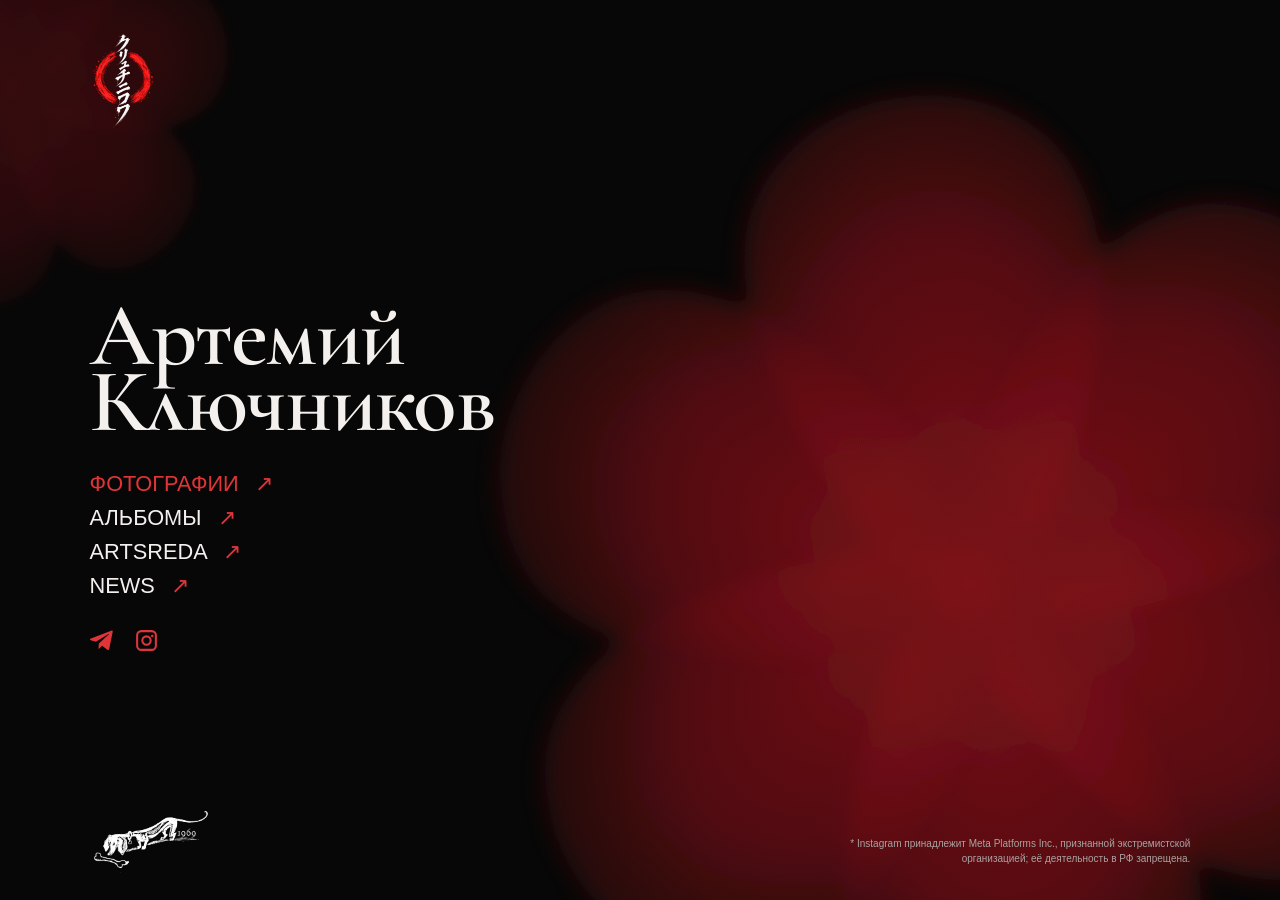
<file: index.html>
<!doctype html>
<html lang="ru"><head><meta charset="utf-8"><meta name="viewport" content="width=device-width,initial-scale=1"><meta name="theme-color" content="#080707"><title>Fütter mein Ego!</title><link rel="icon" href="./favicon.ico?v=34" sizes="any"><link rel="icon" type="image/png" href="./favicon.png?v=34"><meta property="og:title" content="Fütter mein Ego!"><meta property="og:type" content="website"><meta property="og:url" content="https://artemiy-k.ru/"><link rel="preconnect" href="https://fonts.googleapis.com"><link rel="preconnect" href="https://fonts.gstatic.com" crossorigin><link href="https://fonts.googleapis.com/css2?family=Cormorant+Garamond:wght@600&display=swap" rel="stylesheet"><link rel="stylesheet" href="./style.css?v=35"><!-- Yandex.Metrika counter -->
<script type="text/javascript">
    (function(m,e,t,r,i,k,a){
        m[i]=m[i]||function(){(m[i].a=m[i].a||[]).push(arguments)};
        m[i].l=1*new Date();
        for (var j = 0; j < document.scripts.length; j++) {if (document.scripts[j].src === r) { return; }}
        k=e.createElement(t),a=e.getElementsByTagName(t)[0],k.async=1,k.src=r,a.parentNode.insertBefore(k,a)
    })(window, document,'script','https://mc.yandex.ru/metrika/tag.js?id=112881029', 'ym');

    ym(112881029, 'init', {ssr:true, webvisor:true, clickmap:true, ecommerce:"dataLayer", referrer: document.referrer, url: location.href, accurateTrackBounce:true, trackLinks:true});
</script>
<!-- Google tag (gtag.js) -->
<script async src="https://www.googletagmanager.com/gtag/js?id=G-MB0QJTR7G0"></script>
<script>
  window.dataLayer = window.dataLayer || [];
  function gtag(){dataLayer.push(arguments);}
  gtag('js', new Date());
  gtag('config', 'G-MB0QJTR7G0');
</script>
<!-- /Google tag -->
</head>
<body><noscript><div><img src="https://mc.yandex.ru/watch/112881029" style="position:absolute; left:-9999px;" alt="" /></div></noscript>
<!-- /Yandex.Metrika counter --><main>
<div class="flower flower--right" aria-hidden="true"></div>
<div class="flower flower--left" aria-hidden="true"></div>
<section class="hero" aria-label="Главная страница">
 <div class="hero-inner">
  <header class="masthead"><img class="seal" src="./assets/enso-original.png" alt="Авторский знак с красным энсо"></header>
  <div class="identity"><h1>Артемий<br>Ключников</h1>
   <nav aria-label="Работы и проекты"><a href="https://artemiy.wfolio.pro/" target="_blank" rel="noopener noreferrer">ФОТОГРАФИИ <span aria-hidden="true">↗</span></a><a href="./books/index.html">АЛЬБОМЫ <span aria-hidden="true">↗</span></a><a href="./artsreda/index.html">ARTSREDA <span aria-hidden="true">↗</span></a><a href="./news/index.html">NEWS <span aria-hidden="true">↗</span></a></nav>
   <div class="socials"><a href="https://t.me/artemiyjk" target="_blank" rel="noopener noreferrer" aria-label="Telegram"><svg viewBox="0 0 24 24" aria-hidden="true"><path d="M21.8 3.5 18.5 20c-.2 1.1-.9 1.4-1.8.9l-5.1-3.8-2.5 2.4c-.3.3-.5.5-1 .5l.4-5.2 9.4-8.5c.4-.4-.1-.6-.6-.3L5.7 13.3l-5-1.6c-1.1-.3-1.1-1.1.2-1.6L20.3 2.6c.9-.3 1.7.2 1.5.9Z"/></svg></a><a href="https://www.instagram.com/artemiyjk/" target="_blank" rel="noopener noreferrer" aria-label="Instagram"><svg viewBox="0 0 24 24" aria-hidden="true"><path d="M7 2h10a5 5 0 0 1 5 5v10a5 5 0 0 1-5 5H7a5 5 0 0 1-5-5V7a5 5 0 0 1 5-5Zm0 2a3 3 0 0 0-3 3v10a3 3 0 0 0 3 3h10a3 3 0 0 0 3-3V7a3 3 0 0 0-3-3H7Zm5 3a5 5 0 1 1 0 10 5 5 0 0 1 0-10Zm0 2a3 3 0 1 0 0 6 3 3 0 0 0 0-6Zm5.5-2.6a1.2 1.2 0 1 1 0 2.4 1.2 1.2 0 0 1 0-2.4Z"/></svg></a></div>
  </div>
 </div>
</section>
<footer class="colophon"><div class="colophon-inner"><img class="dachshund" src="./assets/dachshund-white-1969.png" alt="Авторский рисунок таксы с годом 1969"><p class="legal">* Instagram принадлежит Meta Platforms Inc., признанной экстремистской организацией; её деятельность в РФ запрещена.</p></div></footer>
</main></body></html>
</file>
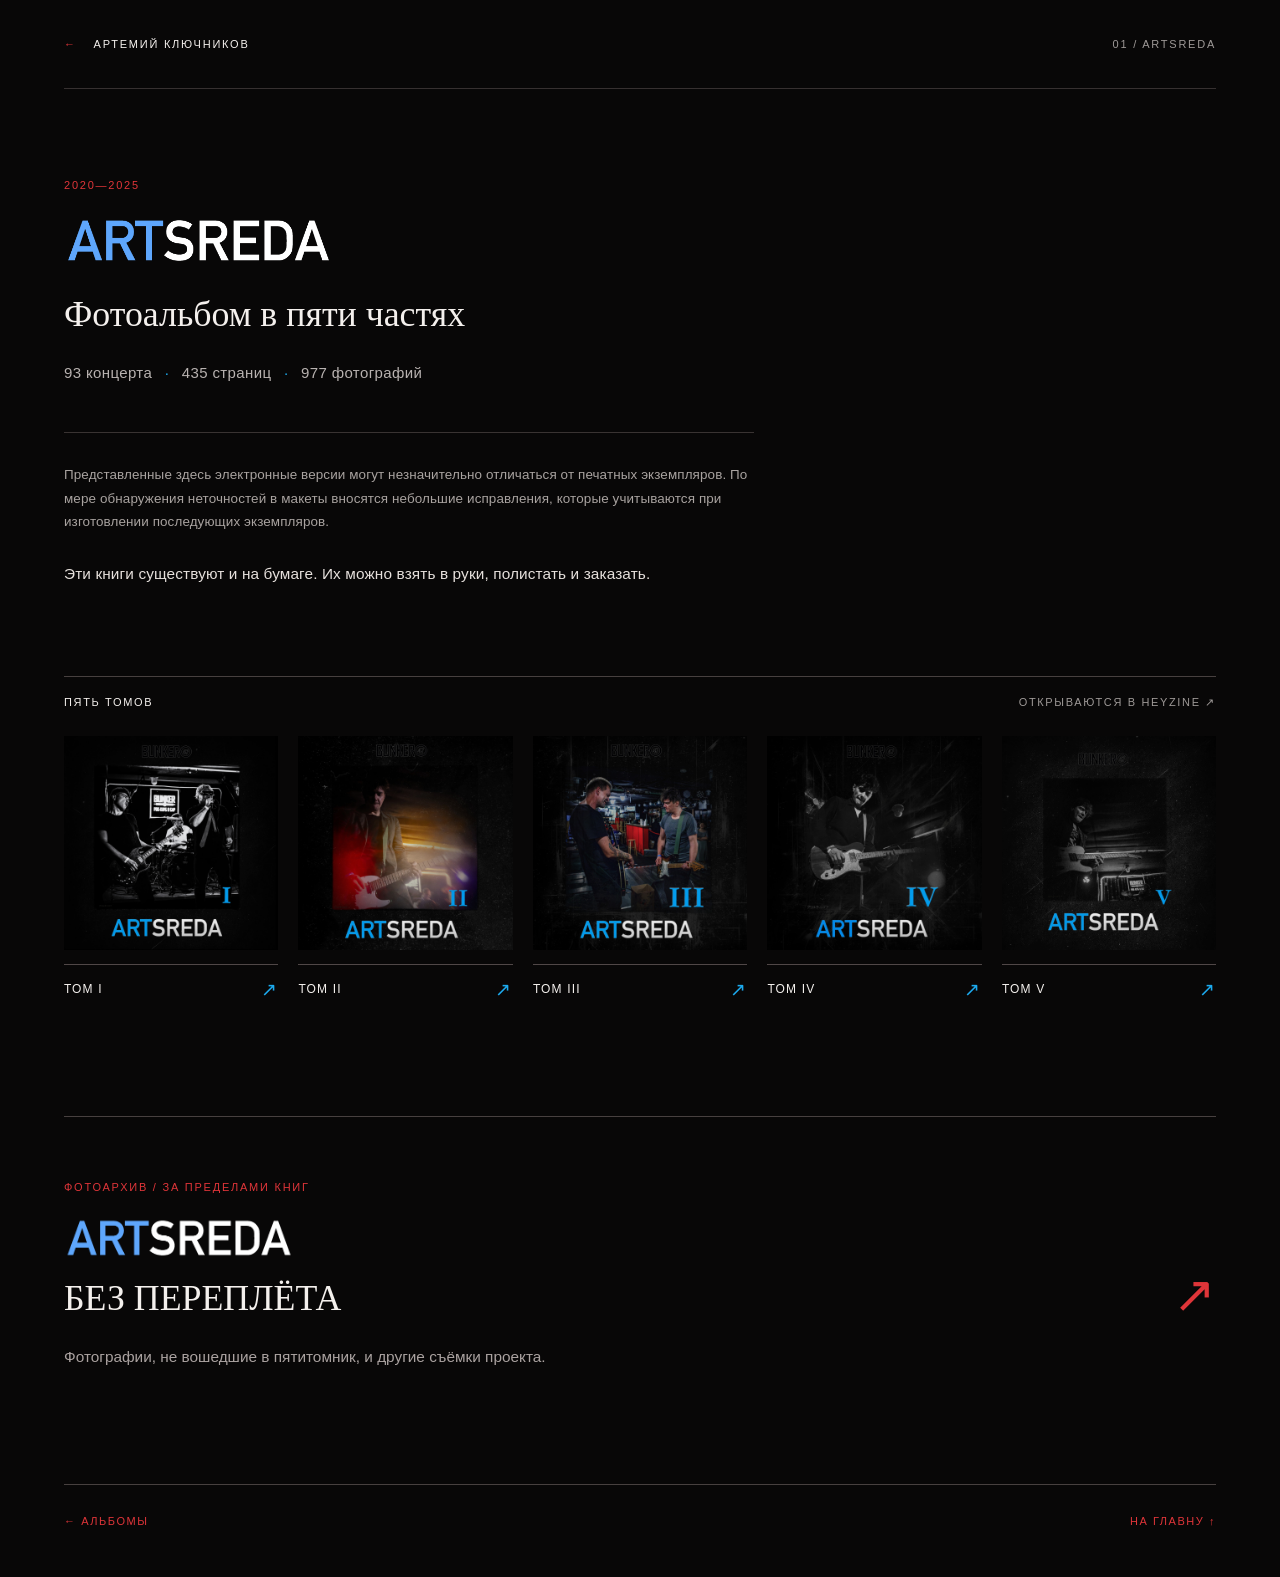
<file: artsreda/index.html>
<!doctype html>
<html lang="ru"><head><meta charset="utf-8"><meta name="viewport" content="width=device-width,initial-scale=1"><meta name="theme-color" content="#080707"><title>Fütter mein Ego!</title><link rel="icon" href="../favicon.ico?v=34" sizes="any"><link rel="icon" type="image/png" href="../favicon.png?v=34"><meta property="og:title" content="Fütter mein Ego!"><link rel="stylesheet" href="./artsreda.css?v=31"><!-- Yandex.Metrika counter -->
<script type="text/javascript">
    (function(m,e,t,r,i,k,a){
        m[i]=m[i]||function(){(m[i].a=m[i].a||[]).push(arguments)};
        m[i].l=1*new Date();
        for (var j = 0; j < document.scripts.length; j++) {if (document.scripts[j].src === r) { return; }}
        k=e.createElement(t),a=e.getElementsByTagName(t)[0],k.async=1,k.src=r,a.parentNode.insertBefore(k,a)
    })(window, document,'script','https://mc.yandex.ru/metrika/tag.js?id=112881029', 'ym');

    ym(112881029, 'init', {ssr:true, webvisor:true, clickmap:true, ecommerce:"dataLayer", referrer: document.referrer, url: location.href, accurateTrackBounce:true, trackLinks:true});
</script>
<!-- Google tag (gtag.js) -->
<script async src="https://www.googletagmanager.com/gtag/js?id=G-MB0QJTR7G0"></script>
<script>
  window.dataLayer = window.dataLayer || [];
  function gtag(){dataLayer.push(arguments);}
  gtag('js', new Date());
  gtag('config', 'G-MB0QJTR7G0');
</script>
<!-- /Google tag -->
</head><body><noscript><div><img src="https://mc.yandex.ru/watch/112881029" style="position:absolute; left:-9999px;" alt="" /></div></noscript>
<!-- /Yandex.Metrika counter -->
<main class="page"><header class="top"><a class="back" href="../index.html" aria-label="Вернуться на главную">← <span>АРТЕМИЙ КЛЮЧНИКОВ</span></a><span class="top-index">01 / ARTSREDA</span></header>
<section class="intro"><p class="eyebrow">2020—2025</p><h1 class="brand-heading"><img src="./artsreda-logo-blue-white.png" alt="ARTSREDA" width="522" height="95"></h1><p class="subtitle">Фотоальбом в пяти частях</p><p class="stats">93 концерта <span>·</span> 435 страниц <span>·</span> 977 фотографий</p>
<div class="edition-note"><p>Представленные здесь электронные версии могут незначительно отличаться от печатных экземпляров. По мере обнаружения неточностей в макеты вносятся небольшие исправления, которые учитываются при изготовлении последующих экземпляров.</p><p class="paper-books">Эти книги существуют и на бумаге. Их можно взять в руки, полистать и заказать.</p></div></section>
<section class="collection" aria-label="Пять томов ARTSREDA"><div class="section-line"><h2>ПЯТЬ ТОМОВ</h2><span>ОТКРЫВАЮТСЯ В HEYZINE ↗</span></div><div class="volumes"><a class="volume" href="https://heyzine.com/flip-book/169d9fcb6c.html" target="_blank" rel="noopener noreferrer" aria-label="Открыть ARTSREDA, том I в Heyzine"><img src="./covers/artsreda-1.jpg" alt="Обложка ARTSREDA, том I" loading="eager" width="1243" height="1243"><span class="volume-caption">ТОМ I<span aria-hidden="true">↗</span></span></a>
<a class="volume" href="https://heyzine.com/flip-book/db72b7f7d9.html" target="_blank" rel="noopener noreferrer" aria-label="Открыть ARTSREDA, том II в Heyzine"><img src="./covers/artsreda-2.jpg" alt="Обложка ARTSREDA, том II" loading="eager" width="1243" height="1243"><span class="volume-caption">ТОМ II<span aria-hidden="true">↗</span></span></a>
<a class="volume" href="https://heyzine.com/flip-book/9c1763a360.html" target="_blank" rel="noopener noreferrer" aria-label="Открыть ARTSREDA, том III в Heyzine"><img src="./covers/artsreda-3.jpg" alt="Обложка ARTSREDA, том III" loading="lazy" width="1243" height="1243"><span class="volume-caption">ТОМ III<span aria-hidden="true">↗</span></span></a>
<a class="volume" href="https://heyzine.com/flip-book/07b2b92e30.html" target="_blank" rel="noopener noreferrer" aria-label="Открыть ARTSREDA, том IV в Heyzine"><img src="./covers/artsreda-4.jpg" alt="Обложка ARTSREDA, том IV" loading="lazy" width="1243" height="1243"><span class="volume-caption">ТОМ IV<span aria-hidden="true">↗</span></span></a>
<a class="volume" href="https://heyzine.com/flip-book/7f0827b06a.html" target="_blank" rel="noopener noreferrer" aria-label="Открыть ARTSREDA, том V в Heyzine"><img src="./covers/artsreda-5.jpg" alt="Обложка ARTSREDA, том V" loading="lazy" width="1243" height="1243"><span class="volume-caption">ТОМ V<span aria-hidden="true">↗</span></span></a></div></section>
<section class="unbound"><p class="eyebrow">ФОТОАРХИВ / ЗА ПРЕДЕЛАМИ КНИГ</p><a class="unbound-link" href="https://artemiy.wfolio.pro/artsreda" target="_blank" rel="noopener noreferrer"><span class="unbound-title"><img class="unbound-logo" src="./artsreda-logo-blue-white.png" alt="ARTSREDA" width="522" height="95"><span class="unbound-words">БЕЗ ПЕРЕПЛЁТА</span></span><span class="arrow" aria-hidden="true">↗</span></a><p class="unbound-description">Фотографии, не вошедшие в пятитомник, и другие съёмки проекта.</p></section>
<footer class="bottom"><a href="../books/index.html">← АЛЬБОМЫ</a><a href="../index.html">НА ГЛАВНУ ↑</a></footer></main></body></html>
</file>
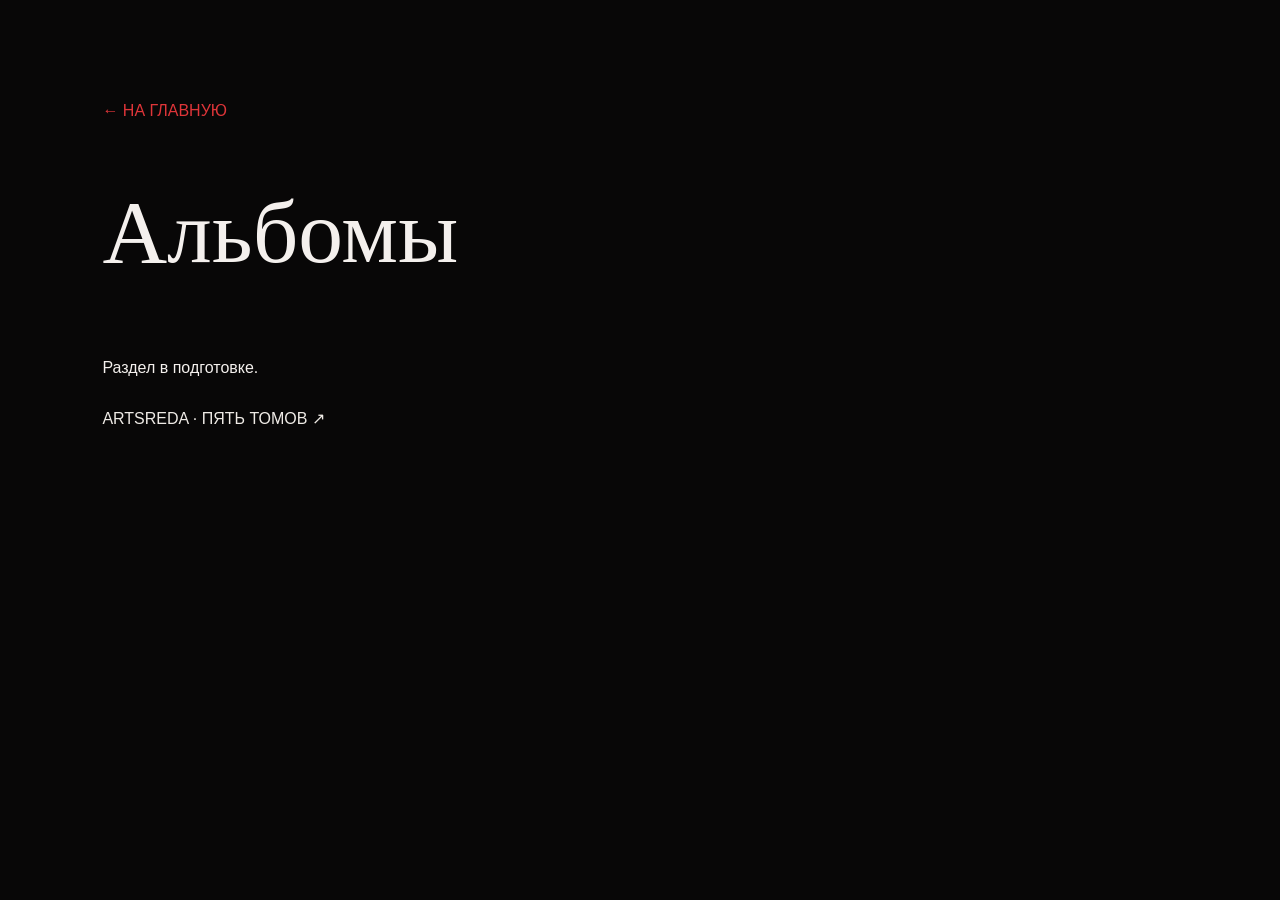
<file: books/index.html>
<!doctype html><html lang="ru"><meta charset="utf-8"><meta name="viewport" content="width=device-width,initial-scale=1"><title>Fütter mein Ego!</title><link rel="icon" href="../favicon.ico?v=34" sizes="any"><link rel="icon" type="image/png" href="../favicon.png?v=34"><meta property="og:title" content="Fütter mein Ego!"><link rel="stylesheet" href="../style.css?v=31">
<!-- Google tag (gtag.js) -->
<script async src="https://www.googletagmanager.com/gtag/js?id=G-MB0QJTR7G0"></script>
<script>
  window.dataLayer = window.dataLayer || [];
  function gtag(){dataLayer.push(arguments);}
  gtag('js', new Date());
  gtag('config', 'G-MB0QJTR7G0');
</script>
<!-- /Google tag --><!-- Yandex.Metrika counter -->
<script type="text/javascript">
    (function(m,e,t,r,i,k,a){
        m[i]=m[i]||function(){(m[i].a=m[i].a||[]).push(arguments)};
        m[i].l=1*new Date();
        for (var j = 0; j < document.scripts.length; j++) {if (document.scripts[j].src === r) { return; }}
        k=e.createElement(t),a=e.getElementsByTagName(t)[0],k.async=1,k.src=r,a.parentNode.insertBefore(k,a)
    })(window, document,'script','https://mc.yandex.ru/metrika/tag.js?id=112881029', 'ym');

    ym(112881029, 'init', {ssr:true, webvisor:true, clickmap:true, ecommerce:"dataLayer", referrer: document.referrer, url: location.href, accurateTrackBounce:true, trackLinks:true});
</script>
<noscript><div><img src="https://mc.yandex.ru/watch/112881029" style="position:absolute; left:-9999px;" alt="" /></div></noscript>
<!-- /Yandex.Metrika counter --><main class="books-page" style="padding:8vw"><a class="books-back" href="../index.html">← НА ГЛАВНУЮ</a><h1 style="font:normal clamp(42px,7vw,90px) Georgia,serif">Альбомы</h1><p>Раздел в подготовке.</p><p><a class="books-artsreda" href="../artsreda/index.html">ARTSREDA · ПЯТЬ ТОМОВ ↗</a></p></main></html>
</file>
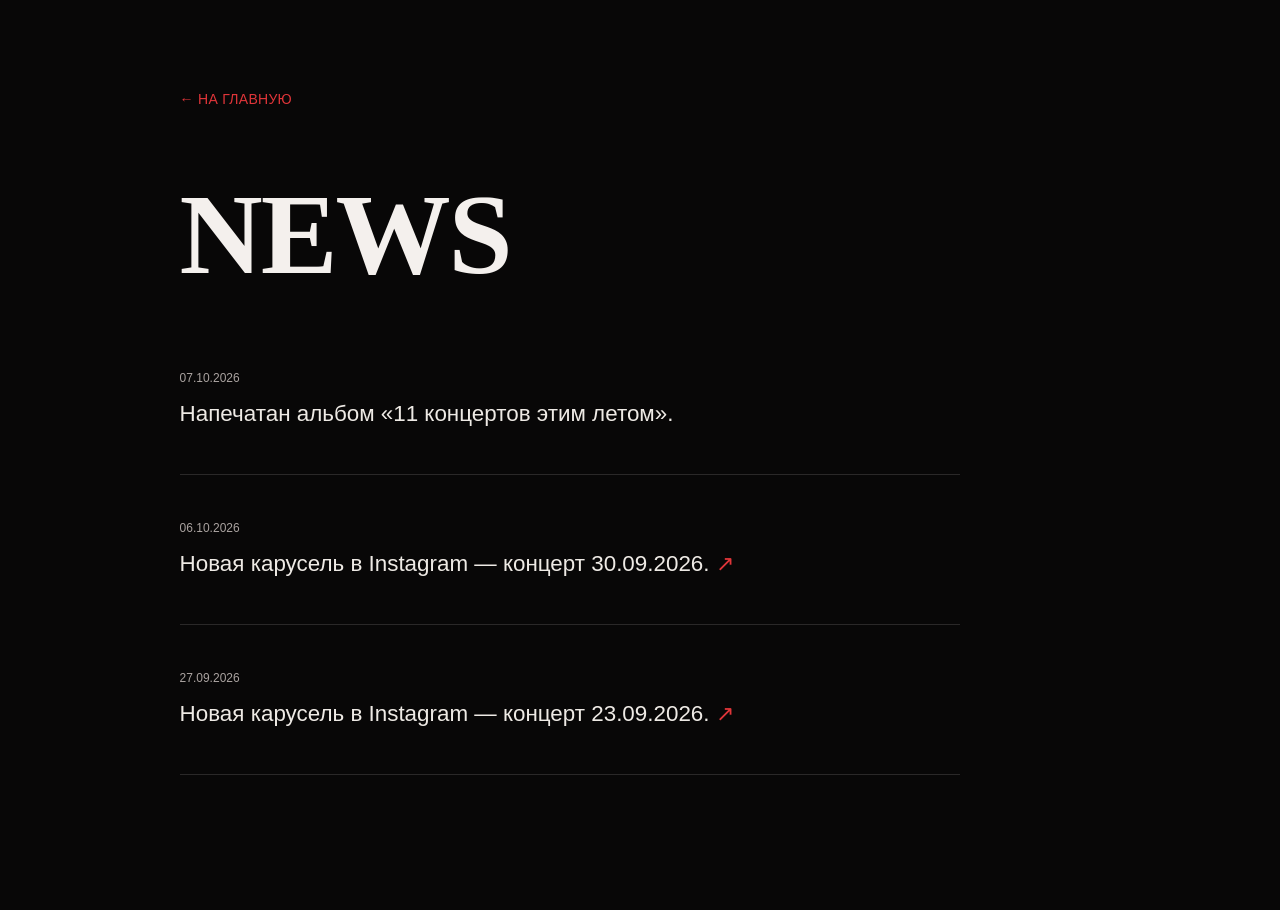
<file: news/index.html>
<!doctype html>
<html lang="ru">
<head>
<meta charset="utf-8">
<meta name="viewport" content="width=device-width,initial-scale=1">
<meta name="theme-color" content="#080707">
<title>Fütter mein Ego!</title>
<link rel="icon" href="../favicon.ico?v=34" sizes="any">
<link rel="icon" type="image/png" href="../favicon.png?v=34">
<meta property="og:title" content="Fütter mein Ego!">
<link rel="stylesheet" href="../style.css?v=36">
<!-- Yandex.Metrika counter -->
<script type="text/javascript">
(function(m,e,t,r,i,k,a){m[i]=m[i]||function(){(m[i].a=m[i].a||[]).push(arguments)};m[i].l=1*new Date();for(var j=0;j<document.scripts.length;j++){if(document.scripts[j].src===r){return;}}k=e.createElement(t),a=e.getElementsByTagName(t)[0],k.async=1,k.src=r,a.parentNode.insertBefore(k,a)})(window,document,'script','https://mc.yandex.ru/metrika/tag.js?id=112881029','ym');
ym(112881029,'init',{ssr:true,webvisor:true,clickmap:true,ecommerce:"dataLayer",referrer:document.referrer,url:location.href,accurateTrackBounce:true,trackLinks:true});
</script>
<!-- Google tag (gtag.js) -->
<script async src="https://www.googletagmanager.com/gtag/js?id=G-MB0QJTR7G0"></script>
<script>window.dataLayer=window.dataLayer||[];function gtag(){dataLayer.push(arguments)}gtag('js',new Date());gtag('config','G-MB0QJTR7G0');</script>
</head>
<body>
<noscript><div><img src="https://mc.yandex.ru/watch/112881029" style="position:absolute;left:-9999px" alt=""></div></noscript>
<main class="news-page">
  <div class="news-wrap">
    <a class="news-back" href="../index.html">← НА ГЛАВНУЮ</a>
    <h1>NEWS</h1>
    <div id="news-list" class="news-list" aria-live="polite"></div>
  </div>
</main>
<script>
fetch('./news.json',{cache:'no-store'})
  .then(r=>{if(!r.ok)throw new Error('news.json');return r.json()})
  .then(items=>{
    const list=document.getElementById('news-list');
    if(!items.length){list.innerHTML='<p class="news-empty">Здесь будут появляться новые съёмки, альбомы и обновления сайта.</p>';return;}
    items.forEach(item=>{
      const article=document.createElement('article'); article.className='news-item';
      const date=document.createElement('time'); date.className='news-date'; date.textContent=item.date;
      article.appendChild(date);
      const text=document.createElement(item.url?'a':'div'); text.className='news-text'; text.textContent=item.text;
      if(item.url){text.href=item.url; if(/^https?:/.test(item.url)){text.target='_blank';text.rel='noopener noreferrer';} const arrow=document.createElement('span');arrow.setAttribute('aria-hidden','true');arrow.textContent=' ↗';text.appendChild(arrow);}
      article.appendChild(text); list.appendChild(article);
    });
  })
  .catch(()=>{document.getElementById('news-list').innerHTML='<p class="news-empty">Новости временно недоступны.</p>'});
</script>
</body>
</html>
</file>
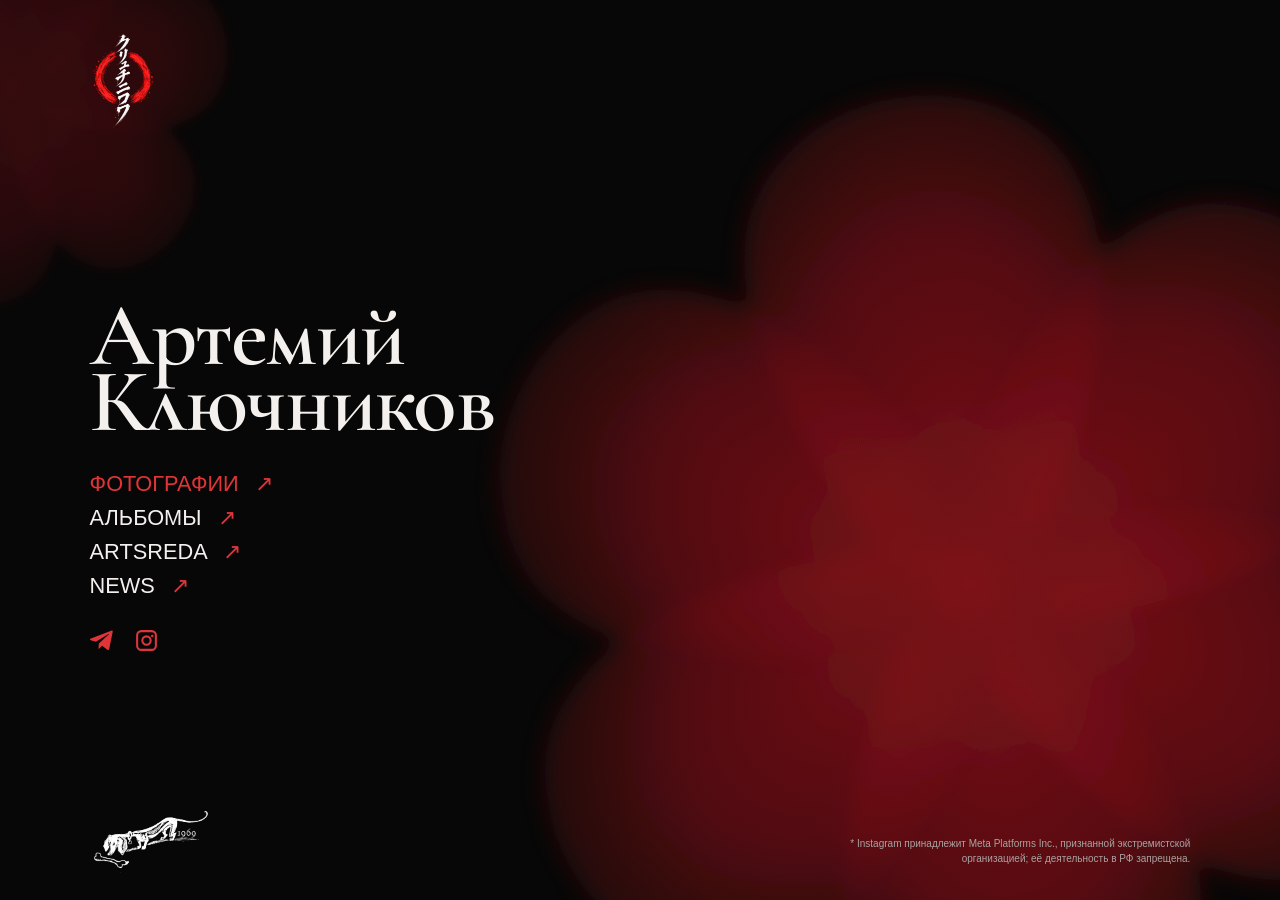
<file: q/index.html>
<!doctype html><html lang="ru"><meta charset="utf-8"><meta name="robots" content="noindex"><meta http-equiv="refresh" content="0;url=../index.html"><title>Fütter mein Ego!</title><link rel="icon" href="../favicon.ico?v=34" sizes="any"><link rel="icon" type="image/png" href="../favicon.png?v=34"><meta property="og:title" content="Fütter mein Ego!"><p><a href="../index.html">Перейти на главную</a></p></html>
</file>
<file: style.css>
/* Cormorant Garamond SemiBold is loaded from Google Fonts in index.html. */
:root{color-scheme:dark;--bg:#080707;--ink:#f4f0ed;--accent:#df3539}*{box-sizing:border-box}html{background:var(--bg);scroll-behavior:smooth}body{margin:0;background:var(--bg);color:var(--ink);font-family:Arial,Helvetica,sans-serif}a{color:inherit}
/* Оба цветка находятся в MAIN, а не в HERO: прокрутка не обрезает рисунок на стыке экранов. */
main{position:relative;isolation:isolate;overflow:hidden;background:#080707}
.flower{position:absolute;z-index:-1;pointer-events:none;aspect-ratio:1;background:url("./assets/petal-flower.svg") center/contain no-repeat}
/* Основной цветок: немного меньше, чем в v14, ближе к текстовому блоку. */
.flower--right{left:76%;top:77svh;width:max(108vw,130svh);transform:translate(-50%,-50%) rotate(-9deg);opacity:.82}
/* Второй, более тихий цветок: компенсирует верхнюю левую пустоту, не споря с именем. */
.flower--left{left:1%;top:10svh;width:max(48vw,66svh);transform:translate(-50%,-50%) rotate(14deg);opacity:.68}
main::after{content:"";position:absolute;z-index:-1;inset:0;pointer-events:none;background:linear-gradient(90deg,rgba(8,7,7,.56) 0%,rgba(8,7,7,.38) 28%,rgba(8,7,7,.10) 55%,rgba(8,7,7,.02) 100%)}
.hero{position:relative;min-height:100svh;background:transparent}
.hero-inner{width:min(100%,1320px);min-height:100svh;margin:auto;padding:clamp(38px,7vh,85px) clamp(30px,7vw,115px) clamp(60px,8vh,100px);display:flex;flex-direction:column}
.masthead{flex:0 0 auto}.seal{display:block;width:clamp(52px,5.2vw,76px);height:auto;mix-blend-mode:screen}
.identity{margin-top:auto;margin-bottom:auto;padding-top:clamp(55px,9vh,110px);width:max-content;max-width:100%}.identity h1{font-family:'Cormorant Garamond',Georgia,serif;font-size:clamp(61px,7vw,108px);line-height:.94;letter-spacing:-.018em;font-weight:600;margin:0 0 clamp(100px,13vh,145px)}
.identity nav{display:flex;flex-direction:column;align-items:flex-start;gap:10px}.identity nav a{text-decoration:none;font-size:clamp(16px,1.7vw,23px);line-height:1.1;transition:color .2s}.identity nav a:first-child{color:var(--accent)}.identity nav a span{color:var(--accent);padding-left:.48em}.identity nav a:hover,.identity nav a:focus-visible{color:#f4f0ed}.socials{display:flex;gap:19px;margin-top:30px}.socials a{display:inline-flex;color:var(--accent);width:25px;height:25px}.socials svg{width:100%;height:100%;fill:currentColor}.socials a:hover{color:#f4f0ed}
.colophon{background:transparent;min-height:65svh;display:flex;align-items:flex-end}.colophon-inner{width:min(100%,1320px);margin:0 auto;padding:60px clamp(30px,7vw,115px) clamp(42px,8vh,85px);display:flex;justify-content:space-between;align-items:flex-end;gap:40px}.dachshund{display:block;width:clamp(135px,15vw,205px);height:auto}.legal{color:#c65c5c;font-size:10px;line-height:1.5;max-width:345px;text-align:right;margin:0 0 7px}
@media(max-width:700px){.hero-inner{padding:clamp(34px,7vh,62px) 30px 48px;min-height:100svh}.seal{width:51px}.identity{padding-top:65px}.identity h1{font-size:clamp(59px,14vw,83px);line-height:.98;letter-spacing:-.018em;margin-bottom:95px}.identity nav{gap:10px}.identity nav a{font-size:clamp(17px,4.8vw,21px)}.socials{margin-top:30px}.flower--right{left:77%;top:82svh;width:max(220vw,132svh);opacity:.76;transform:translate(-50%,-50%) rotate(-9deg)}.flower--left{left:-18%;top:7svh;width:max(115vw,60svh);opacity:.30;transform:translate(-50%,-50%) rotate(14deg)}main::after{background:linear-gradient(90deg,rgba(8,7,7,.85) 0%,rgba(8,7,7,.56) 42%,rgba(8,7,7,.10) 100%)}.colophon{min-height:55svh}.colophon-inner{padding:60px 30px 40px;flex-direction:column;align-items:flex-start;gap:28px}.dachshund{width:165px}.legal{text-align:left;font-size:10px;max-width:310px}}
@media(max-height:620px) and (min-width:701px){.hero-inner{padding-top:30px;padding-bottom:35px}.identity{padding-top:35px}.identity h1{font-size:clamp(50px,5vw,75px);margin-bottom:75px}.socials{margin-top:18px}}
@media(prefers-reduced-motion:reduce){*{transition:none!important;scroll-behavior:auto!important}}

/* V25: single-screen landing page; mobile / short viewports remain accessible. */
html,body{min-height:100%;}
@media (min-width:701px) and (min-height:650px){
  html,body{height:100%;overflow:hidden}
  main{height:100svh;display:flex;flex-direction:column}
  .hero{min-height:0;flex:1 1 auto}
  .hero-inner{min-height:0;height:100%;padding-top:clamp(20px,3.5vh,46px);padding-bottom:0}
  .identity{padding-top:clamp(10px,2vh,24px)}
  .identity h1{margin-bottom:clamp(24px,4.2vh,49px)}
  .colophon{min-height:0;flex:0 0 auto}
  .colophon-inner{padding-top:0;padding-bottom:clamp(17px,3vh,35px)}
  .dachshund{width:clamp(108px,11vw,155px)}
  .flower--right{top:65svh}
}
.identity h1{line-height:.76}
.identity nav a{font-weight:400;text-decoration:none;transition:color .2s,font-weight .2s}
.identity nav a:hover,.identity nav a:focus-visible{color:#fff;font-weight:700;text-decoration:none}
.identity nav a:first-child:hover,.identity nav a:first-child:focus-visible{color:#f4f0ed}
.socials a{transition:color .2s,transform .2s}.socials a:hover,.socials a:focus-visible{transform:translateY(-2px)}
.legal{color:#aaa3a0}
@media(max-width:700px){.identity h1{line-height:.79}}
@media(max-height:650px) and (min-width:701px){.identity h1{line-height:.8}}

/* V28: tighter two-line name and restrained hover palette. */
.identity h1{line-height:.64}
@media(max-width:700px){.identity h1{line-height:.68}}
@media(max-height:650px) and (min-width:701px){.identity h1{line-height:.68}}
/* No underlines on any site link, including browser defaults. */
a,a:link,a:visited,a:hover,a:focus-visible,a:active{text-decoration:none}
.identity nav a:first-child:hover,.identity nav a:first-child:focus-visible{color:#f4f0ed}
.identity nav a:hover,.identity nav a:focus-visible{color:#f4f0ed}
.socials a:hover,.socials a:focus-visible{color:#f4f0ed}

/* Books links: controlled by stylesheet, not inline colours. */
.books-page .books-back{color:#df3539}
.books-page .books-artsreda{color:#eeeae5}
.books-page a:hover,.books-page a:focus-visible{color:#fff;font-weight:700}

/* V29: Albums page — no underlines in any state; cool, neutral hover. */
.books-page a, .books-page a:link, .books-page a:visited,
.books-page a:hover, .books-page a:focus-visible, .books-page a:active {
  text-decoration: none !important;
  text-decoration-line: none !important;
  border-bottom: 0 !important;
  box-shadow: none !important;
}
.books-page .books-back, .books-page .books-back:visited { color: #df3539; }
.books-page .books-artsreda, .books-page .books-artsreda:visited { color: #eeeae5; }
.books-page a:hover, .books-page a:focus-visible {
  color: #8fbbe0 !important;
  font-weight: 600;
}

/* V30: restore breathing room between the two name lines; neutral album hover. */
.identity h1{line-height:.73}
@media(max-width:700px){.identity h1{line-height:.77}}
@media(max-height:650px) and (min-width:701px){.identity h1{line-height:.77}}
.books-page a:hover,.books-page a:focus-visible{color:#f4f0ed !important;font-weight:400}

/* V31: Albums — red hover without underlines or changes in weight. */
.books-page .books-artsreda:hover,.books-page .books-artsreda:focus-visible{color:#df3539 !important;font-weight:400}


/* V33: slightly smaller dachshund, and a single-screen mobile landing page. */
.dachshund{width:clamp(115px,12.5vw,170px)}
@media (min-width:701px) and (min-height:650px){.dachshund{width:clamp(95px,9.5vw,135px)}}
@media (max-width:700px){
  main{min-height:100svh;display:flex;flex-direction:column}
  .hero{min-height:0;flex:1 1 auto;display:flex;flex-direction:column}
  .hero-inner{min-height:0;flex:1 1 auto;padding-top:clamp(15px,3.2svh,28px);padding-bottom:0}
  .identity{padding-top:clamp(6px,2svh,18px)}
  .identity h1{margin-bottom:clamp(22px,4svh,38px)}
  .colophon{min-height:0;flex:0 0 auto}
  .colophon-inner{padding:0 30px clamp(14px,2.5svh,25px);gap:clamp(8px,1.5svh,14px)}
  .dachshund{width:clamp(105px,29vw,132px)}
  .socials{margin-top:clamp(15px,2.8svh,26px)}
}
@media (max-width:700px) and (max-height:680px){
  .identity h1{font-size:clamp(48px,12vw,68px);margin-bottom:clamp(14px,2.7svh,23px)}
  .identity nav{gap:7px}
  .identity nav a{font-size:clamp(15px,4vw,18px)}
  .socials{margin-top:13px}
  .colophon-inner{gap:7px;padding-bottom:10px}
  .dachshund{width:clamp(86px,23vw,110px)}
  .legal{font-size:9px;line-height:1.3}
}


/* V35: NEWS — chronological text feed. */
.news-page{min-height:100svh;background:#080707;overflow:visible}
.news-wrap{width:min(100%,1100px);margin:0 auto;padding:clamp(42px,7vw,90px) clamp(30px,7vw,115px) 90px}
.news-back{display:inline-block;color:#df3539;font-size:14px;letter-spacing:.02em;margin-bottom:clamp(58px,9vh,105px)}
.news-back:hover,.news-back:focus-visible{color:#f4f0ed}
.news-page h1{font-family:'Cormorant Garamond',Georgia,serif;font-size:clamp(64px,9vw,122px);line-height:.8;letter-spacing:-.018em;font-weight:600;margin:0 0 clamp(70px,10vh,120px)}
.news-list{max-width:780px}
.news-item{padding:0 0 clamp(38px,5vh,62px);margin:0 0 clamp(38px,5vh,62px);border-bottom:1px solid rgba(244,240,237,.14)}
.news-date{display:block;color:#aaa3a0;font-size:12px;line-height:1.4;margin-bottom:12px}
.news-text{display:inline-block;color:#eeeae5;font-size:clamp(19px,2.1vw,27px);line-height:1.35;font-weight:400}
a.news-text:hover,a.news-text:focus-visible{color:#df3539}
.news-text span{color:#df3539}
.news-empty{color:#aaa3a0;font-size:16px;line-height:1.5;margin:0}
@media(max-width:700px){.news-wrap{padding:34px 30px 60px}.news-back{margin-bottom:65px}.news-page h1{font-size:clamp(58px,19vw,82px);margin-bottom:65px}.news-item{padding-bottom:34px;margin-bottom:34px}.news-text{font-size:20px}}

/* V36: real NEWS entries; slightly quieter reading size. */
.news-text{font-size:clamp(17px,1.75vw,23px)}
@media(max-width:700px){.news-text{font-size:18px}}
</file>
<file: artsreda/artsreda.css>
:root{color-scheme:dark;--bg:#080707;--ink:#f4f0ed;--muted:#9e9997;--red:#df3539;--blue:#1ca9ed}*{box-sizing:border-box}html{background:var(--bg)}body{margin:0;background:var(--bg);color:var(--ink);font-family:Arial,Helvetica,sans-serif}a{color:inherit;text-decoration:none}a:focus-visible{outline:2px solid var(--blue);outline-offset:6px}.page{max-width:1550px;margin:auto;padding:0 clamp(24px,5vw,88px)}.top{display:flex;align-items:center;justify-content:space-between;gap:20px;padding:38px 0;border-bottom:1px solid #363030;font-size:11px;letter-spacing:.16em}.back{color:var(--red)}.back span{color:var(--ink);margin-left:12px}.top-index{color:var(--muted)}.intro{padding:clamp(75px,10vw,150px) 0 clamp(75px,9vw,135px)}.eyebrow{font-size:11px;letter-spacing:.16em;color:var(--red);margin:0 0 24px}.intro h1{font-size:clamp(62px,13vw,185px);line-height:.9;letter-spacing:-.055em;font-weight:400;margin:0 0 30px}.subtitle{font:400 clamp(27px,4vw,54px)/1.05 Georgia,serif;margin:0 0 45px}.stats{color:#b8b2b0;font-size:clamp(12px,1.25vw,15px);letter-spacing:.025em}.stats span{color:var(--blue);padding:0 8px}.section-line{display:flex;justify-content:space-between;gap:20px;align-items:baseline;border-top:1px solid #47403f;padding:19px 0 27px}.section-line h2,.section-line span{font-size:11px;font-weight:400;letter-spacing:.15em;margin:0}.section-line span{color:var(--muted)}.volumes{display:grid;grid-template-columns:repeat(5,minmax(0,1fr));gap:clamp(10px,1.6vw,25px)}.volume{display:block;min-width:0}.volume img{display:block;width:100%;height:auto;aspect-ratio:1;object-fit:cover;filter:brightness(.93);transition:filter .2s,transform .2s}.volume:hover img,.volume:focus-visible img{filter:brightness(1.12);transform:translateY(-3px)}.volume-caption{display:flex;justify-content:space-between;align-items:center;border-top:1px solid #504747;margin-top:14px;padding-top:13px;font-size:12px;letter-spacing:.1em}.volume-caption span{color:var(--blue);font-size:19px}.unbound{border-top:1px solid #47403f;margin-top:clamp(100px,13vw,190px);padding:clamp(50px,6vw,95px) 0 clamp(90px,12vw,175px)}.unbound-link{display:flex;align-items:end;justify-content:space-between;gap:18px;font:400 clamp(45px,8vw,125px)/.98 Georgia,serif}.unbound-link:hover{color:var(--red)}.unbound-link .arrow{color:var(--red);font:400 clamp(40px,6vw,80px)/1 Arial,sans-serif;flex:none}.unbound-description{color:#aaa2a0;font-size:clamp(13px,1.2vw,16px);line-height:1.6;margin:25px 0 0}.bottom{display:flex;justify-content:space-between;border-top:1px solid #47403f;padding:30px 0 50px;font-size:11px;letter-spacing:.14em;color:var(--red)}@media(max-width:850px){.volumes{grid-template-columns:repeat(3,minmax(0,1fr));row-gap:35px}.intro h1{letter-spacing:-.045em}}@media(max-width:550px){.page{padding:0 22px}.top{padding:25px 0;font-size:10px}.top-index{display:none}.intro{padding:88px 0 85px}.intro h1{font-size:clamp(60px,16vw,90px)}.subtitle{font-size:33px}.stats{line-height:1.8}.section-line{align-items:start}.section-line span{max-width:140px;text-align:right;line-height:1.5}.volumes{grid-template-columns:repeat(2,minmax(0,1fr));gap:32px 13px}.volume-caption{margin-top:10px}.unbound{margin-top:100px}.unbound-link{font-size:clamp(41px,11vw,62px)}.unbound-link .arrow{font-size:40px}.unbound-description{max-width:290px}}@media(prefers-reduced-motion:reduce){*{transition:none!important}}

/* V19: Original ARTSREDA mark, restrained headings and tighter editorial rhythm. */
.intro{padding:clamp(55px,7vw,94px) 0 clamp(58px,7vw,95px)}
.intro .eyebrow{margin-bottom:25px}
.intro h1.brand-heading{font-size:initial;line-height:1;letter-spacing:normal;margin:0 0 28px}
.brand-heading img{display:block;width:clamp(205px,28vw,355px);max-width:100%;height:auto}
.intro .subtitle{font-size:clamp(23px,2.8vw,36px);line-height:1.2;margin:0 0 28px}
.unbound{margin-top:clamp(75px,9vw,125px);padding:clamp(42px,5vw,72px) 0 clamp(75px,9vw,115px)}
.unbound-link{font-size:clamp(35px,5.2vw,69px);line-height:1.05}
.unbound-link .arrow{font-size:clamp(32px,4vw,51px)}
@media(max-width:550px){.intro{padding:60px 0 65px}.brand-heading img{width:min(70vw,290px)}.intro .subtitle{font-size:clamp(23px,6vw,29px)}.unbound-link{font-size:clamp(31px,8.4vw,45px)}.unbound-link .arrow{font-size:30px}}

/* V20: blue-and-white original mark, also used in the unbound archive link. */
.unbound-title{display:flex;flex-direction:column;align-items:flex-start;min-width:0;gap:clamp(12px,1.4vw,21px)}
.unbound-logo{display:block;width:clamp(180px,23vw,305px);height:auto;max-width:100%}
.unbound-words{display:block}
.unbound-link:hover .unbound-words{color:var(--red)}
@media(max-width:550px){.unbound-logo{width:min(60vw,250px)}.unbound-title{gap:14px}}

/* V21: match “БЕЗ ПЕРЕПЛЁТА” to the “Фотоальбом в пяти частях” subtitle. */
.unbound-link .unbound-words{font-size:clamp(23px,2.8vw,36px);line-height:1.2;letter-spacing:normal}
@media(max-width:550px){.unbound-link .unbound-words{font-size:clamp(23px,6vw,29px)}}

/* V22: quiet editorial note after the five-volume statistics; no purchase button. */
.edition-note{max-width:690px;margin-top:clamp(33px,4vw,56px);border-top:1px solid #393332;padding-top:clamp(21px,2.4vw,32px)}
.edition-note p{margin:0;color:#a9a3a0;font-size:clamp(12px,1.05vw,14px);line-height:1.75;letter-spacing:.008em}
.edition-note .paper-books{margin-top:clamp(20px,2.2vw,30px);color:#e6e0dc;font-size:clamp(14px,1.2vw,16px);line-height:1.55}
@media(max-width:550px){.edition-note{margin-top:32px;padding-top:22px}.edition-note p{font-size:12px}.edition-note .paper-books{font-size:14px}}

/* V25: quieter logos and colour/weight instead of link underlines. */
.brand-heading img{width:clamp(155px,21vw,270px)}
.unbound-logo{width:clamp(145px,18vw,235px)}
.back,.bottom a,.unbound-link,.volume-caption{transition:color .2s,font-weight .2s}
.back:hover,.back:focus-visible,.bottom a:hover,.bottom a:focus-visible{color:#f4f0ed;font-weight:700;text-decoration:none}
.volume:hover .volume-caption,.volume:focus-visible .volume-caption{color:#fff;font-weight:700}
.unbound-link:hover .unbound-words,.unbound-link:focus-visible .unbound-words{color:#f4f0ed;font-weight:700}
@media(max-width:550px){.brand-heading img{width:min(55vw,225px)}.unbound-logo{width:min(48vw,195px)}}

/* V28: consistent link treatment, no pink hover or underlines. */
a,a:link,a:visited,a:hover,a:focus-visible,a:active{text-decoration:none}
.back:hover,.back:focus-visible,.bottom a:hover,.bottom a:focus-visible{color:#f4f0ed}
.unbound-link:hover .unbound-words,.unbound-link:focus-visible .unbound-words{color:#f4f0ed}

/* V30: no weight change or layout shift on the “БЕЗ ПЕРЕПЛЁТА” link. */
.unbound-link,.unbound-link:hover,.unbound-link:focus-visible{font-weight:400}
.unbound-link .unbound-words,.unbound-link:hover .unbound-words,.unbound-link:focus-visible .unbound-words{font-weight:400}
.unbound-link{transition:color .2s}
.unbound-link:hover .unbound-words,.unbound-link:focus-visible .unbound-words{color:#f4f0ed}

/* V31: red hover on volume labels and unbound archive; stable type metrics. */
.volume:hover .volume-caption,.volume:focus-visible .volume-caption{color:var(--red);font-weight:400}
.volume:hover .volume-caption span,.volume:focus-visible .volume-caption span{color:var(--red)}
.unbound-link:hover .unbound-words,.unbound-link:focus-visible .unbound-words{color:var(--red);font-weight:400}
</file>
